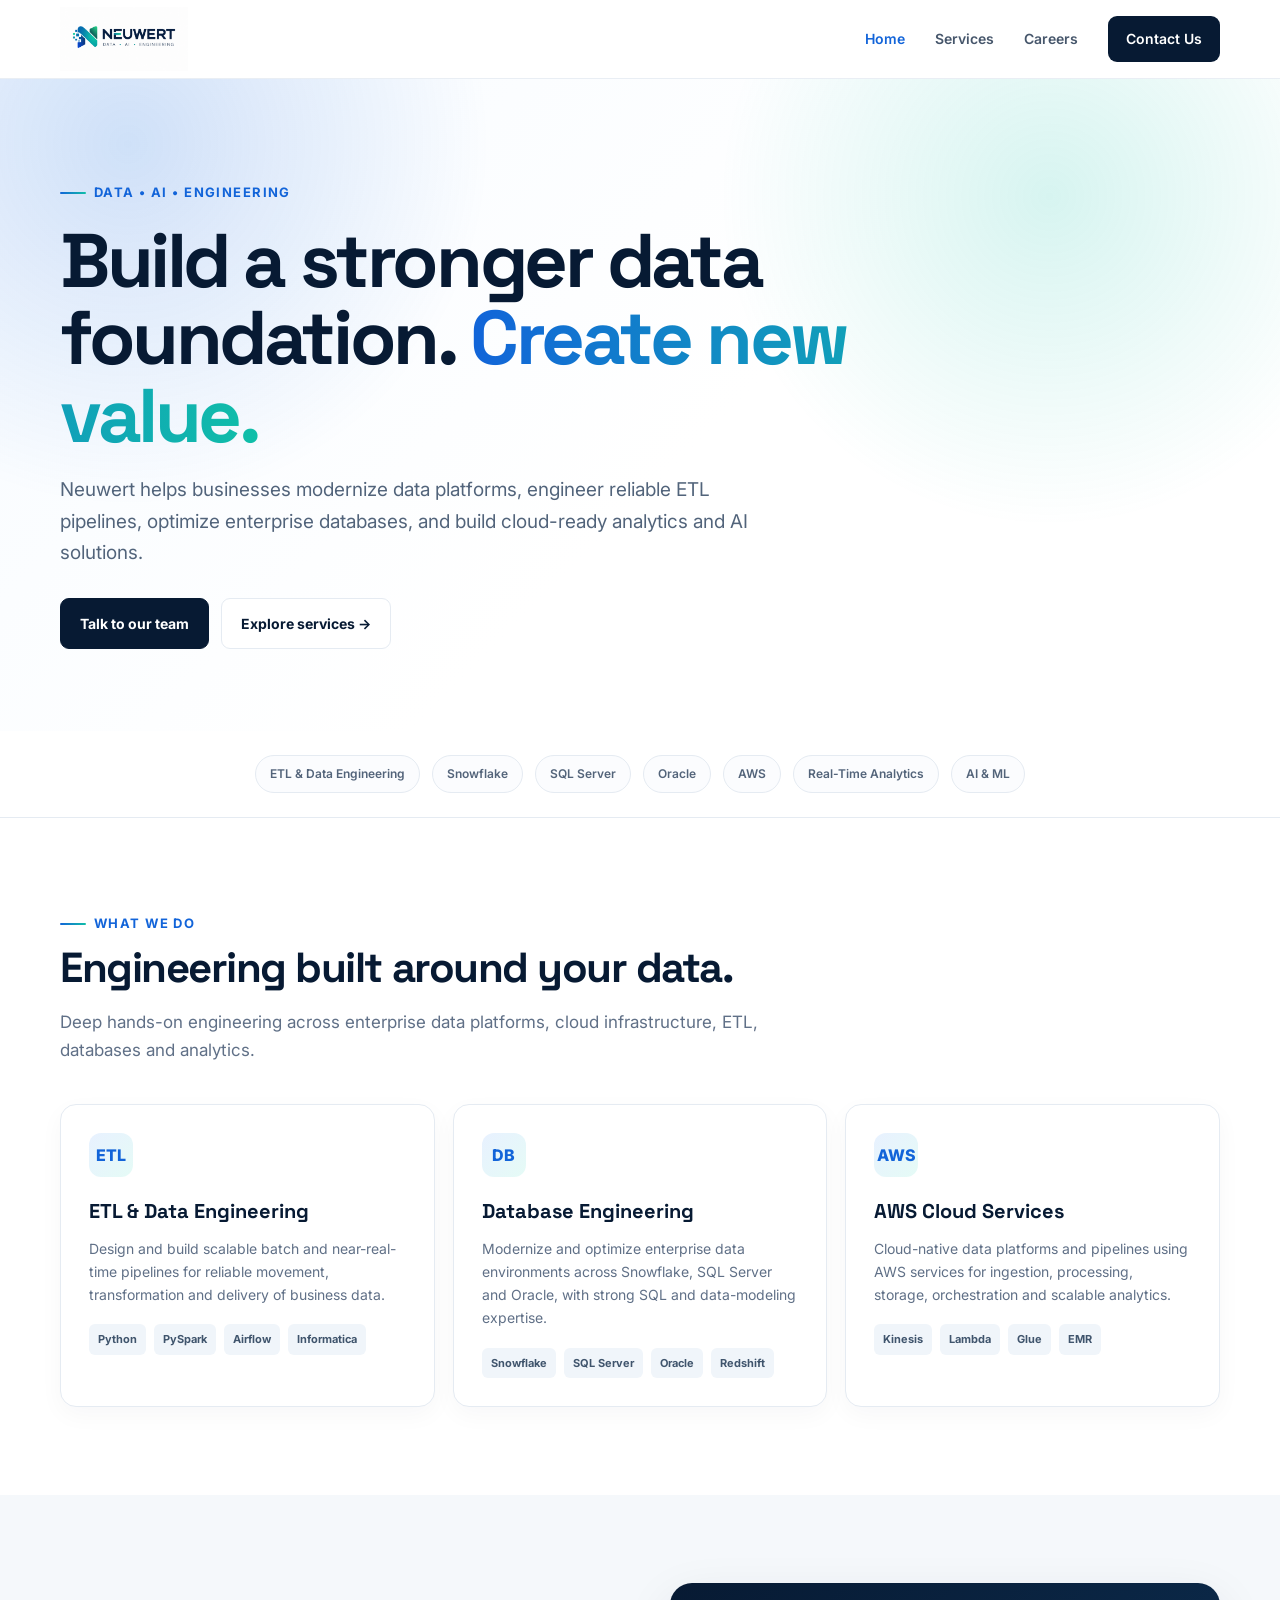
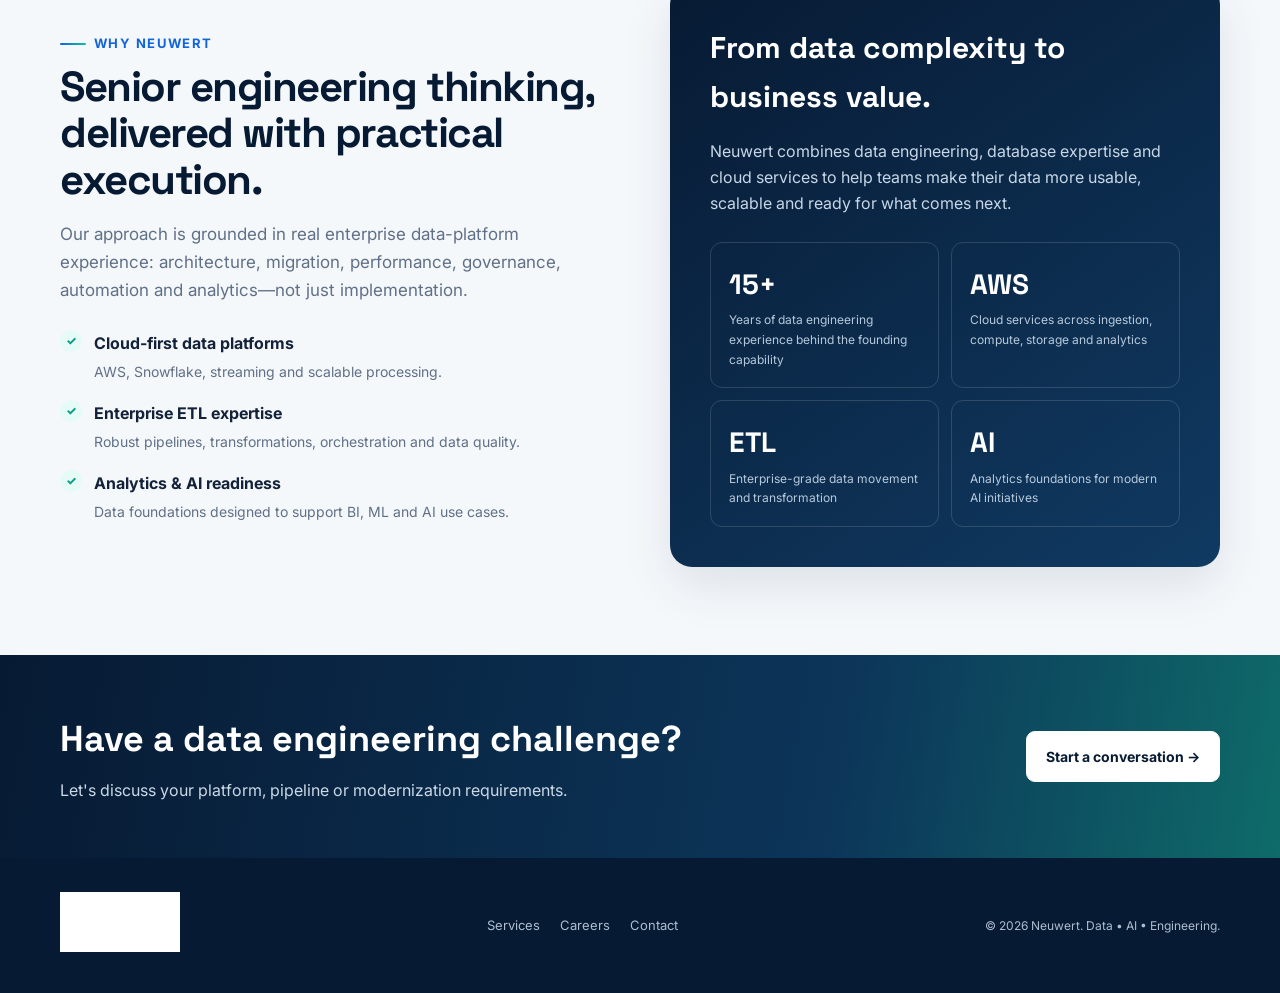
<file: index.html>
<!doctype html><html lang="en"><head><meta charset="utf-8"><meta name="viewport" content="width=device-width,initial-scale=1"><title>Neuwert | Data • AI • Engineering</title><meta name="description" content="Neuwert delivers data engineering, ETL, database, AWS cloud, analytics and AI engineering solutions."><link rel="stylesheet" href="styles.css"></head><body>
<nav class="nav"><div class="container nav-inner"><a class="brand" href="index.html"><img src="assets/neuwert-logo.png" alt="Neuwert"></a><div class="links"><a class="active" href="index.html">Home</a><a href="services.html">Services</a><a href="careers.html">Careers</a><a class="cta" href="contact.html">Contact Us</a></div><button class="mobile-btn" aria-label="Menu" onclick="document.querySelector('.links').style.display=document.querySelector('.links').style.display==='flex'?'none':'flex'">☰</button></div></nav>
<header class="hero"><div class="container"><div class="eyebrow">Data • AI • Engineering</div><h1>Build a stronger data foundation. <span class="gradient">Create new value.</span></h1><p>Neuwert helps businesses modernize data platforms, engineer reliable ETL pipelines, optimize enterprise databases, and build cloud-ready analytics and AI solutions.</p><div class="buttons"><a class="btn btn-primary" href="contact.html">Talk to our team</a><a class="btn btn-secondary" href="services.html">Explore services →</a></div></div></header>
<section class="trust"><div class="container trust-row"><span class="pill">ETL & Data Engineering</span><span class="pill">Snowflake</span><span class="pill">SQL Server</span><span class="pill">Oracle</span><span class="pill">AWS</span><span class="pill">Real-Time Analytics</span><span class="pill">AI & ML</span></div></section>
<section class="section"><div class="container"><div class="section-head"><div class="eyebrow">What we do</div><h2>Engineering built around your data.</h2><p>Deep hands-on engineering across enterprise data platforms, cloud infrastructure, ETL, databases and analytics.</p></div><div class="grid">
<div class="card"><div class="icon">ETL</div><h3>ETL & Data Engineering</h3><p>Design and build scalable batch and near-real-time pipelines for reliable movement, transformation and delivery of business data.</p><div class="tech-row"><span class="tech">Python</span><span class="tech">PySpark</span><span class="tech">Airflow</span><span class="tech">Informatica</span></div></div>
<div class="card"><div class="icon">DB</div><h3>Database Engineering</h3><p>Modernize and optimize enterprise data environments across Snowflake, SQL Server and Oracle, with strong SQL and data-modeling expertise.</p><div class="tech-row"><span class="tech">Snowflake</span><span class="tech">SQL Server</span><span class="tech">Oracle</span><span class="tech">Redshift</span></div></div>
<div class="card"><div class="icon">AWS</div><h3>AWS Cloud Services</h3><p>Cloud-native data platforms and pipelines using AWS services for ingestion, processing, storage, orchestration and scalable analytics.</p><div class="tech-row"><span class="tech">Kinesis</span><span class="tech">Lambda</span><span class="tech">Glue</span><span class="tech">EMR</span></div></div>
</div></div></section>
<section class="section soft"><div class="container split"><div><div class="eyebrow">Why Neuwert</div><h2>Senior engineering thinking, delivered with practical execution.</h2><p style="color:var(--muted);font-size:17px">Our approach is grounded in real enterprise data-platform experience: architecture, migration, performance, governance, automation and analytics—not just implementation.</p><div class="checklist"><div class="check"><i>✓</i><div><b>Cloud-first data platforms</b><span>AWS, Snowflake, streaming and scalable processing.</span></div></div><div class="check"><i>✓</i><div><b>Enterprise ETL expertise</b><span>Robust pipelines, transformations, orchestration and data quality.</span></div></div><div class="check"><i>✓</i><div><b>Analytics & AI readiness</b><span>Data foundations designed to support BI, ML and AI use cases.</span></div></div></div></div><div class="panel"><h3>From data complexity to business value.</h3><p>Neuwert combines data engineering, database expertise and cloud services to help teams make their data more usable, scalable and ready for what comes next.</p><div class="metric-grid"><div class="metric"><b>15+</b><span>Years of data engineering experience behind the founding capability</span></div><div class="metric"><b>AWS</b><span>Cloud services across ingestion, compute, storage and analytics</span></div><div class="metric"><b>ETL</b><span>Enterprise-grade data movement and transformation</span></div><div class="metric"><b>AI</b><span>Analytics foundations for modern AI initiatives</span></div></div></div></div></section>
<section class="banner"><div class="container banner-inner"><div><h2>Have a data engineering challenge?</h2><p>Let's discuss your platform, pipeline or modernization requirements.</p></div><a class="btn" href="contact.html">Start a conversation →</a></div></section>
<footer><div class="container footer-inner"><a class="footer-brand" href="index.html"><img src="assets/neuwert-logo.png" alt="Neuwert"></a><div class="footer-links"><a href="services.html">Services</a><a href="careers.html">Careers</a><a href="contact.html">Contact</a></div><div class="copyright">© 2026 Neuwert. Data • AI • Engineering.</div></div></footer></body></html>
</file>
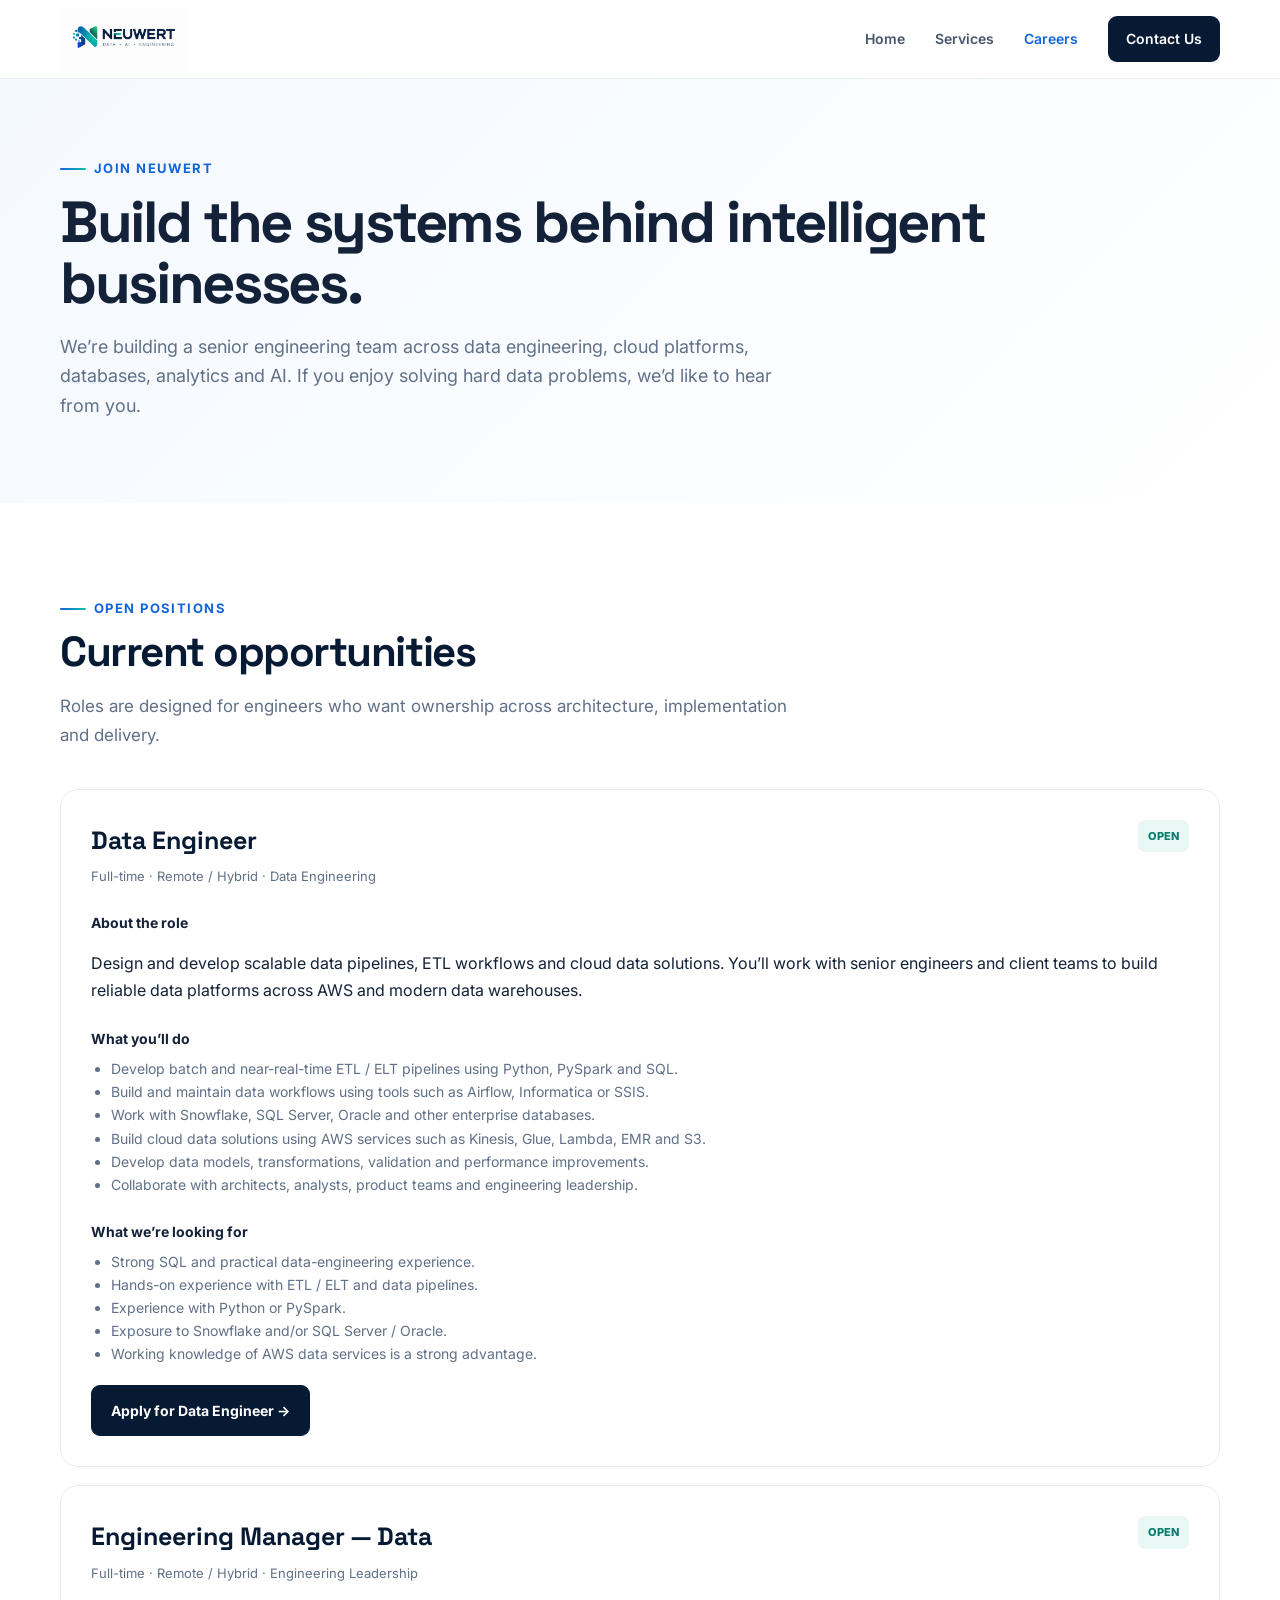
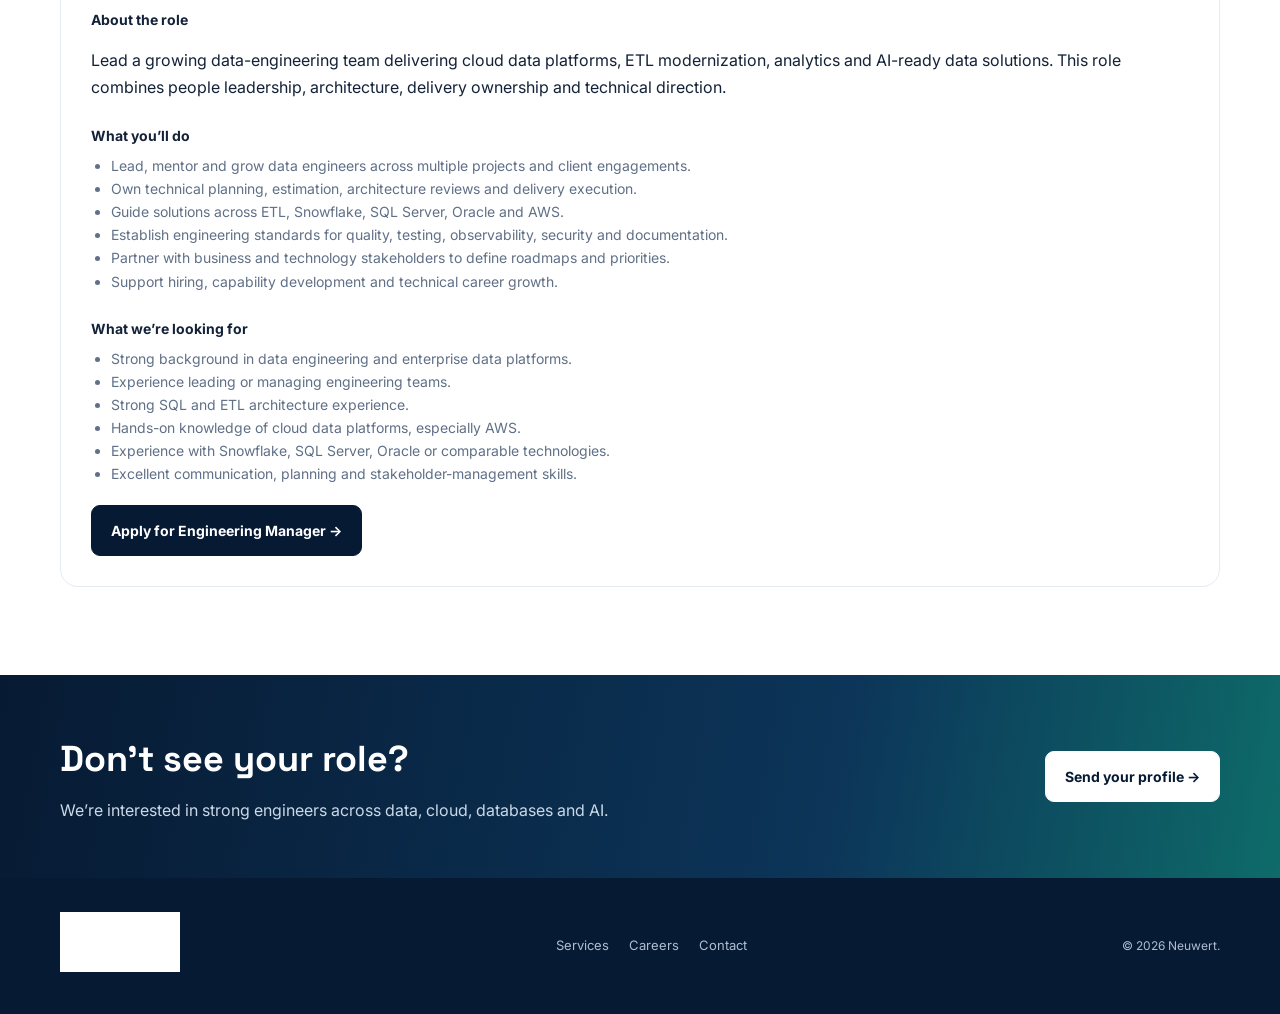
<file: careers.html>
<!doctype html><html lang="en"><head><meta charset="utf-8"><meta name="viewport" content="width=device-width,initial-scale=1"><title>Careers | Neuwert</title><meta name="description" content="Careers at Neuwert: Data Engineer and Engineering Manager opportunities."><link rel="stylesheet" href="styles.css"></head><body>
<nav class="nav"><div class="container nav-inner"><a class="brand" href="index.html"><img src="assets/neuwert-logo.png" alt="Neuwert"></a><div class="links"><a href="index.html">Home</a><a href="services.html">Services</a><a class="active" href="careers.html">Careers</a><a class="cta" href="contact.html">Contact Us</a></div><button class="mobile-btn" aria-label="Menu">☰</button></div></nav>
<header class="page-hero"><div class="container"><div class="eyebrow">Join Neuwert</div><h1>Build the systems behind intelligent businesses.</h1><p>We’re building a senior engineering team across data engineering, cloud platforms, databases, analytics and AI. If you enjoy solving hard data problems, we’d like to hear from you.</p></div></header>
<section class="section"><div class="container"><div class="section-head"><div class="eyebrow">Open positions</div><h2>Current opportunities</h2><p>Roles are designed for engineers who want ownership across architecture, implementation and delivery.</p></div><div class="jobs">
<article class="job"><div class="job-top"><div><h3>Data Engineer</h3><div class="job-meta">Full-time · Remote / Hybrid · Data Engineering</div></div><span class="job-tag">OPEN</span></div><h4>About the role</h4><p>Design and develop scalable data pipelines, ETL workflows and cloud data solutions. You’ll work with senior engineers and client teams to build reliable data platforms across AWS and modern data warehouses.</p><h4>What you’ll do</h4><ul><li>Develop batch and near-real-time ETL / ELT pipelines using Python, PySpark and SQL.</li><li>Build and maintain data workflows using tools such as Airflow, Informatica or SSIS.</li><li>Work with Snowflake, SQL Server, Oracle and other enterprise databases.</li><li>Build cloud data solutions using AWS services such as Kinesis, Glue, Lambda, EMR and S3.</li><li>Develop data models, transformations, validation and performance improvements.</li><li>Collaborate with architects, analysts, product teams and engineering leadership.</li></ul><h4>What we’re looking for</h4><ul><li>Strong SQL and practical data-engineering experience.</li><li>Hands-on experience with ETL / ELT and data pipelines.</li><li>Experience with Python or PySpark.</li><li>Exposure to Snowflake and/or SQL Server / Oracle.</li><li>Working knowledge of AWS data services is a strong advantage.</li></ul><div class="apply"><a class="btn btn-primary" href="mailto:gurpreet040888@gmail.com?subject=Application%20-%20Data%20Engineer">Apply for Data Engineer →</a></div></article>
<article class="job"><div class="job-top"><div><h3>Engineering Manager — Data</h3><div class="job-meta">Full-time · Remote / Hybrid · Engineering Leadership</div></div><span class="job-tag">OPEN</span></div><h4>About the role</h4><p>Lead a growing data-engineering team delivering cloud data platforms, ETL modernization, analytics and AI-ready data solutions. This role combines people leadership, architecture, delivery ownership and technical direction.</p><h4>What you’ll do</h4><ul><li>Lead, mentor and grow data engineers across multiple projects and client engagements.</li><li>Own technical planning, estimation, architecture reviews and delivery execution.</li><li>Guide solutions across ETL, Snowflake, SQL Server, Oracle and AWS.</li><li>Establish engineering standards for quality, testing, observability, security and documentation.</li><li>Partner with business and technology stakeholders to define roadmaps and priorities.</li><li>Support hiring, capability development and technical career growth.</li></ul><h4>What we’re looking for</h4><ul><li>Strong background in data engineering and enterprise data platforms.</li><li>Experience leading or managing engineering teams.</li><li>Strong SQL and ETL architecture experience.</li><li>Hands-on knowledge of cloud data platforms, especially AWS.</li><li>Experience with Snowflake, SQL Server, Oracle or comparable technologies.</li><li>Excellent communication, planning and stakeholder-management skills.</li></ul><div class="apply"><a class="btn btn-primary" href="mailto:gurpreet040888@gmail.com?subject=Application%20-%20Engineering%20Manager%20Data">Apply for Engineering Manager →</a></div></article>
</div></div></section>
<section class="banner"><div class="container banner-inner"><div><h2>Don’t see your role?</h2><p>We’re interested in strong engineers across data, cloud, databases and AI.</p></div><a class="btn" href="mailto:gurpreet040888@gmail.com?subject=Neuwert%20Career%20Enquiry">Send your profile →</a></div></section>
<footer><div class="container footer-inner"><a class="footer-brand" href="index.html"><img src="assets/neuwert-logo.png" alt="Neuwert"></a><div class="footer-links"><a href="services.html">Services</a><a href="careers.html">Careers</a><a href="contact.html">Contact</a></div><div class="copyright">© 2026 Neuwert.</div></div></footer></body></html>
</file>
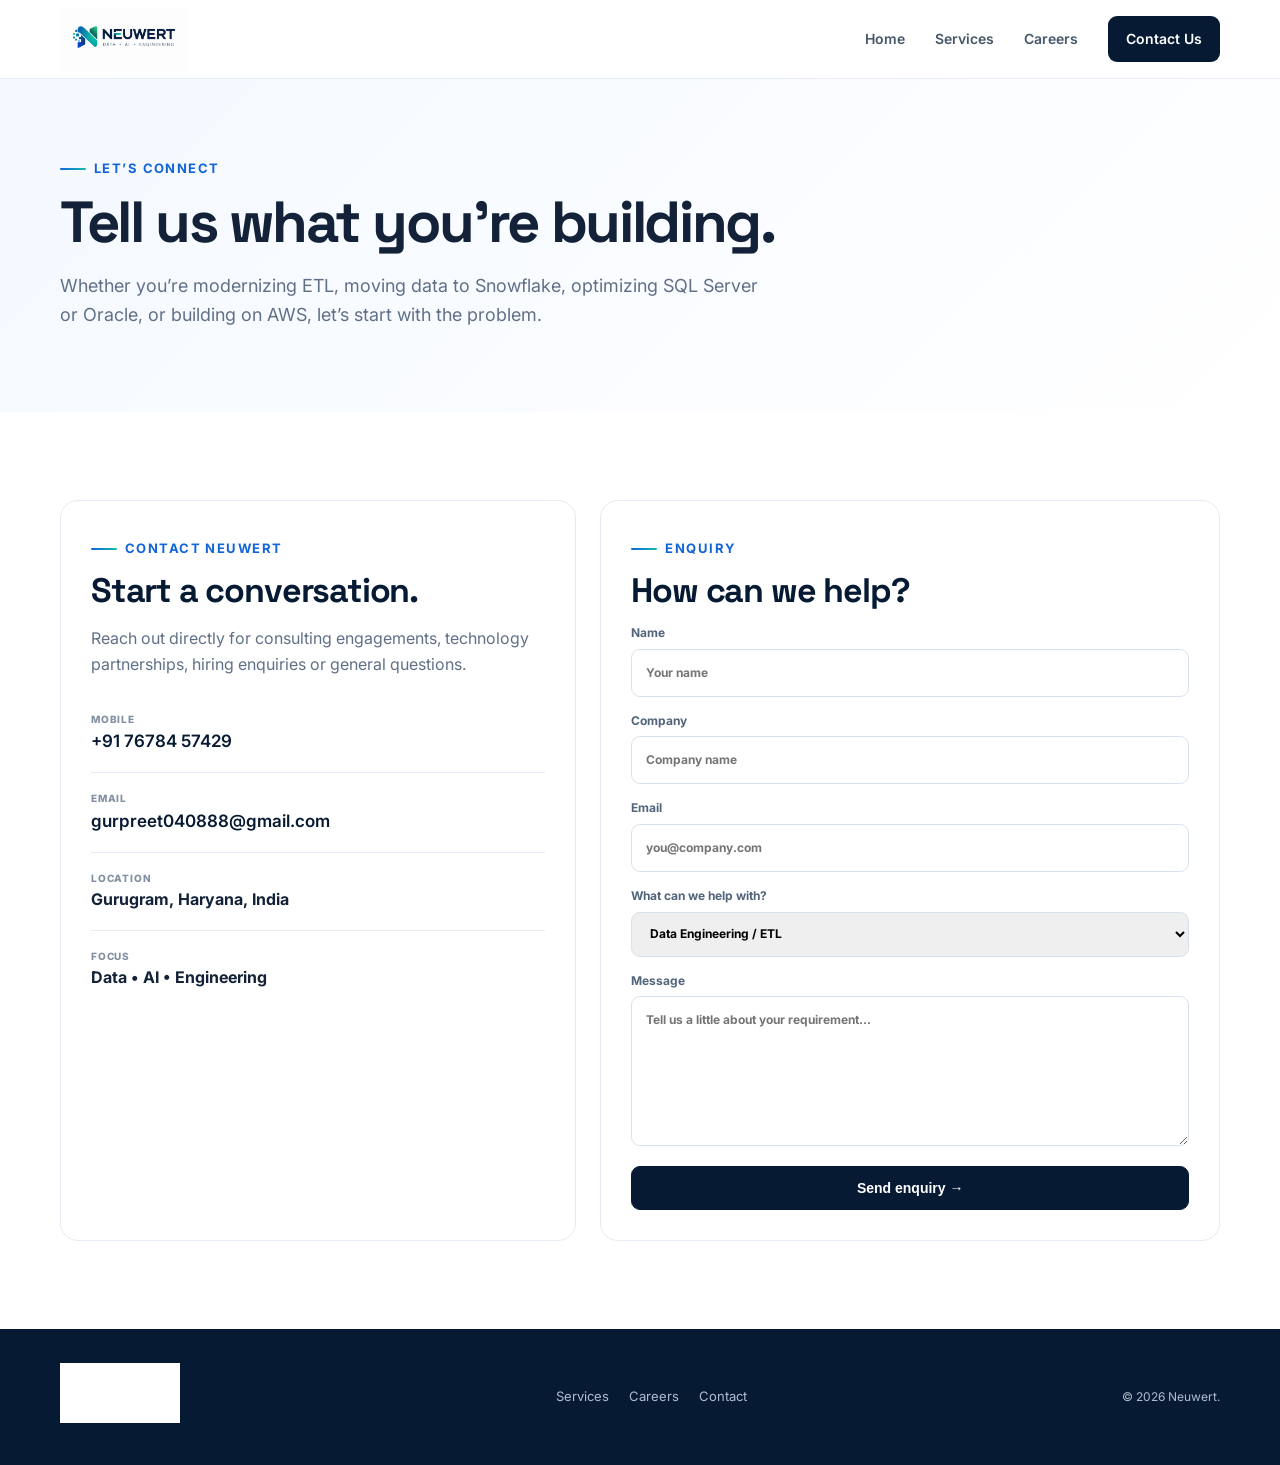
<file: contact.html>
<!doctype html><html lang="en"><head><meta charset="utf-8"><meta name="viewport" content="width=device-width,initial-scale=1"><title>Contact Us | Neuwert</title><meta name="description" content="Contact Neuwert for data engineering, ETL, database, AWS cloud, analytics and AI engineering services."><link rel="stylesheet" href="styles.css"></head><body>
<nav class="nav"><div class="container nav-inner"><a class="brand" href="index.html"><img src="assets/neuwert-logo.png" alt="Neuwert"></a><div class="links"><a href="index.html">Home</a><a href="services.html">Services</a><a href="careers.html">Careers</a><a class="cta active" href="contact.html">Contact Us</a></div><button class="mobile-btn" aria-label="Menu">☰</button></div></nav>
<header class="page-hero"><div class="container"><div class="eyebrow">Let’s connect</div><h1>Tell us what you’re building.</h1><p>Whether you’re modernizing ETL, moving data to Snowflake, optimizing SQL Server or Oracle, or building on AWS, let’s start with the problem.</p></div></header>
<section class="section"><div class="container contact-grid"><div class="contact-card"><div class="eyebrow">Contact Neuwert</div><h2 style="font-size:34px;margin-top:12px">Start a conversation.</h2><p style="color:var(--muted)">Reach out directly for consulting engagements, technology partnerships, hiring enquiries or general questions.</p><div class="contact-item"><small>Mobile</small><a href="tel:+917678457429">+91 76784 57429</a></div><div class="contact-item"><small>Email</small><a href="mailto:gurpreet040888@gmail.com">gurpreet040888@gmail.com</a></div><div class="contact-item"><small>Location</small><strong>Gurugram, Haryana, India</strong></div><div class="contact-item"><small>Focus</small><strong>Data • AI • Engineering</strong></div></div>
<div class="contact-card"><div class="eyebrow">Enquiry</div><h2 style="font-size:34px;margin-top:12px">How can we help?</h2><form class="form" onsubmit="event.preventDefault();window.location.href='mailto:gurpreet040888@gmail.com?subject='+encodeURIComponent(document.getElementById('subject').value||'Neuwert enquiry')+'&body='+encodeURIComponent('Name: '+document.getElementById('name').value+'\nCompany: '+document.getElementById('company').value+'\nEmail: '+document.getElementById('email').value+'\n\n'+document.getElementById('message').value)"><label>Name<input id="name" required placeholder="Your name"></label><label>Company<input id="company" placeholder="Company name"></label><label>Email<input id="email" type="email" required placeholder="you@company.com"></label><label>What can we help with?<select id="subject"><option>Data Engineering / ETL</option><option>Snowflake / Database Engineering</option><option>AWS Cloud Services</option><option>Real-Time Data / Analytics</option><option>AI / ML Data Engineering</option><option>Careers / Hiring</option><option>Other enquiry</option></select></label><label>Message<textarea id="message" required placeholder="Tell us a little about your requirement..."></textarea></label><button class="btn btn-primary" type="submit">Send enquiry →</button></form></div></div></section>
<footer><div class="container footer-inner"><a class="footer-brand" href="index.html"><img src="assets/neuwert-logo.png" alt="Neuwert"></a><div class="footer-links"><a href="services.html">Services</a><a href="careers.html">Careers</a><a href="contact.html">Contact</a></div><div class="copyright">© 2026 Neuwert.</div></div></footer></body></html>
</file>
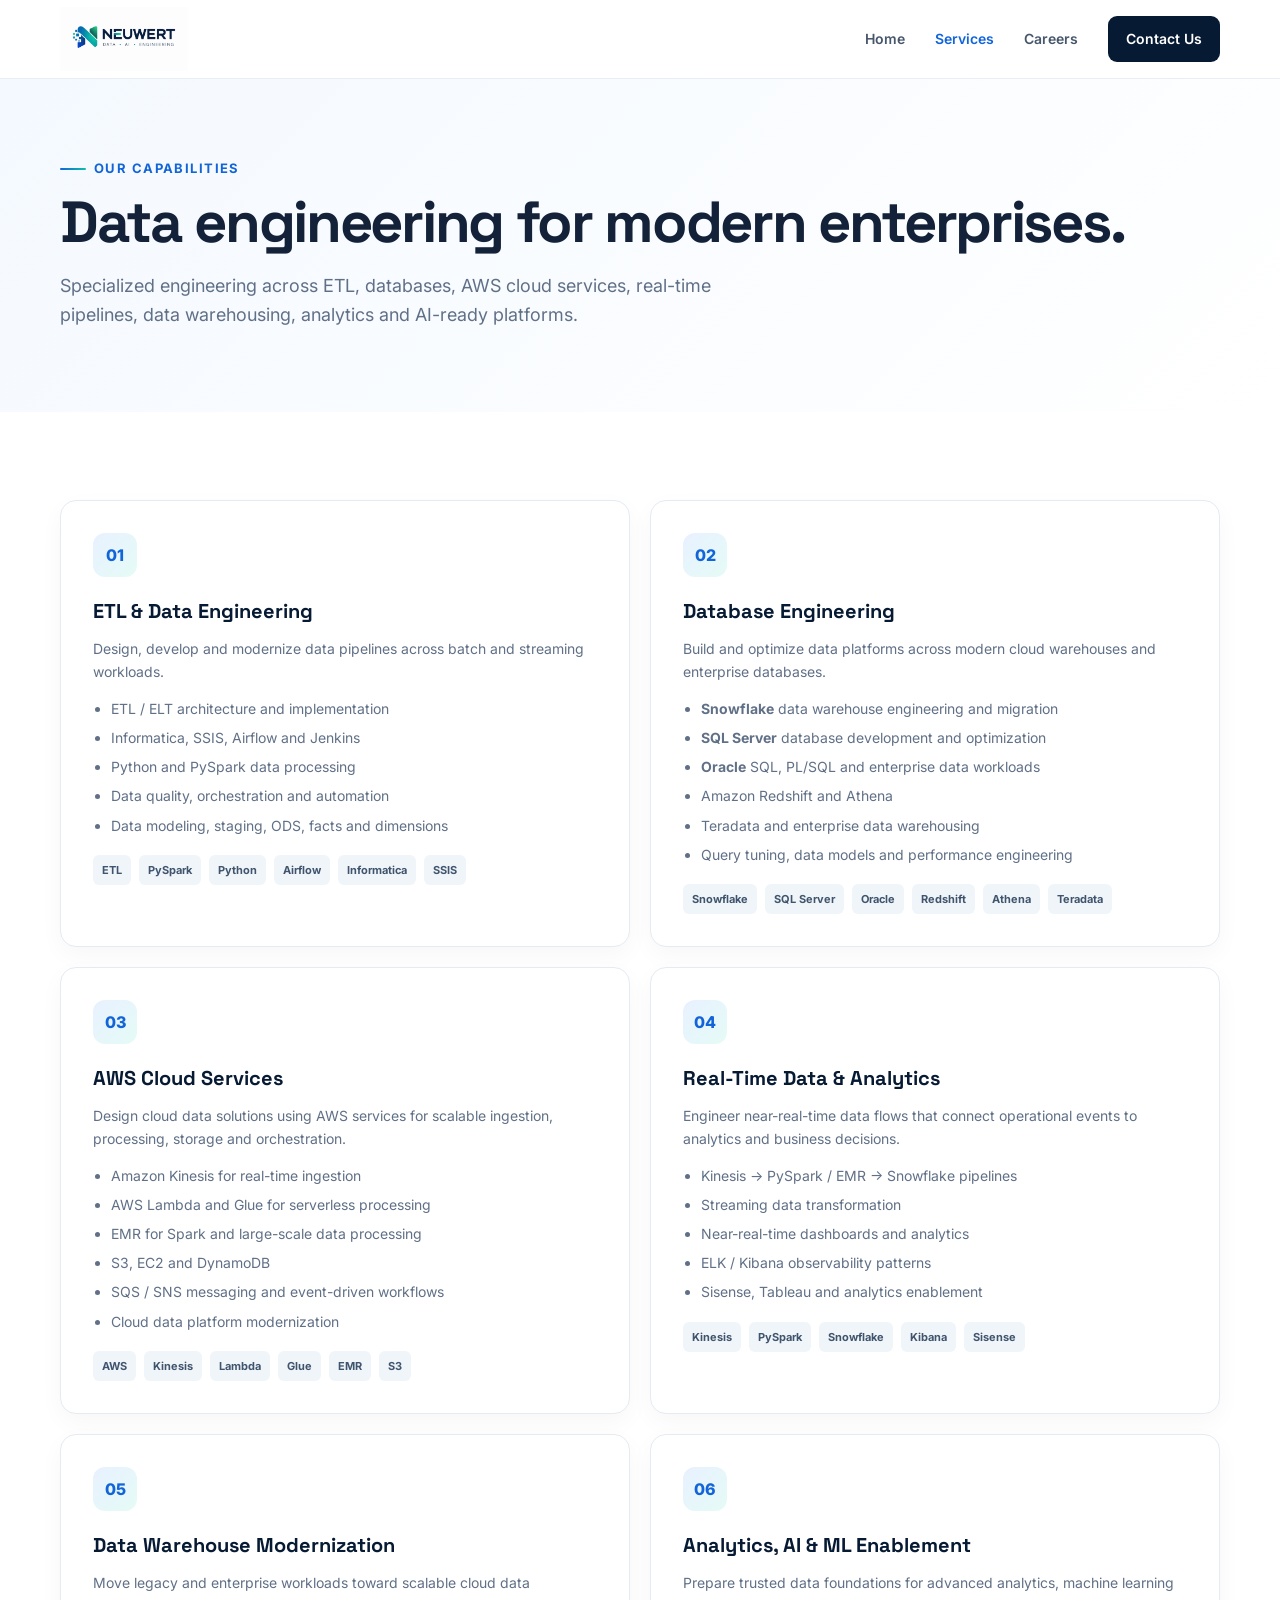
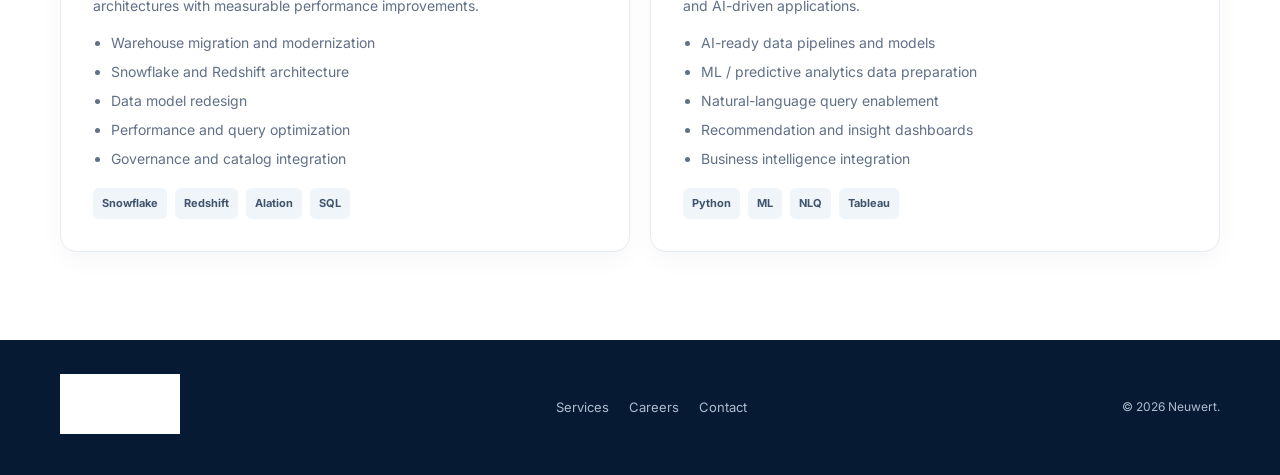
<file: services.html>
<!doctype html><html lang="en"><head><meta charset="utf-8"><meta name="viewport" content="width=device-width,initial-scale=1"><title>Services | Neuwert</title><meta name="description" content="Neuwert services: ETL and data engineering, Snowflake, SQL Server, Oracle, AWS cloud services, real-time data and analytics."><link rel="stylesheet" href="styles.css"></head><body>
<nav class="nav"><div class="container nav-inner"><a class="brand" href="index.html"><img src="assets/neuwert-logo.png" alt="Neuwert"></a><div class="links"><a href="index.html">Home</a><a class="active" href="services.html">Services</a><a href="careers.html">Careers</a><a class="cta" href="contact.html">Contact Us</a></div><button class="mobile-btn" aria-label="Menu">☰</button></div></nav>
<header class="page-hero"><div class="container"><div class="eyebrow">Our capabilities</div><h1>Data engineering for modern enterprises.</h1><p>Specialized engineering across ETL, databases, AWS cloud services, real-time pipelines, data warehousing, analytics and AI-ready platforms.</p></div></header>
<section class="section"><div class="container"><div class="service-detail">
<div class="card"><div class="icon">01</div><h3>ETL & Data Engineering</h3><p>Design, develop and modernize data pipelines across batch and streaming workloads.</p><ul><li>ETL / ELT architecture and implementation</li><li>Informatica, SSIS, Airflow and Jenkins</li><li>Python and PySpark data processing</li><li>Data quality, orchestration and automation</li><li>Data modeling, staging, ODS, facts and dimensions</li></ul><div class="tech-row"><span class="tech">ETL</span><span class="tech">PySpark</span><span class="tech">Python</span><span class="tech">Airflow</span><span class="tech">Informatica</span><span class="tech">SSIS</span></div></div>
<div class="card"><div class="icon">02</div><h3>Database Engineering</h3><p>Build and optimize data platforms across modern cloud warehouses and enterprise databases.</p><ul><li><strong>Snowflake</strong> data warehouse engineering and migration</li><li><strong>SQL Server</strong> database development and optimization</li><li><strong>Oracle</strong> SQL, PL/SQL and enterprise data workloads</li><li>Amazon Redshift and Athena</li><li>Teradata and enterprise data warehousing</li><li>Query tuning, data models and performance engineering</li></ul><div class="tech-row"><span class="tech">Snowflake</span><span class="tech">SQL Server</span><span class="tech">Oracle</span><span class="tech">Redshift</span><span class="tech">Athena</span><span class="tech">Teradata</span></div></div>
<div class="card"><div class="icon">03</div><h3>AWS Cloud Services</h3><p>Design cloud data solutions using AWS services for scalable ingestion, processing, storage and orchestration.</p><ul><li>Amazon Kinesis for real-time ingestion</li><li>AWS Lambda and Glue for serverless processing</li><li>EMR for Spark and large-scale data processing</li><li>S3, EC2 and DynamoDB</li><li>SQS / SNS messaging and event-driven workflows</li><li>Cloud data platform modernization</li></ul><div class="tech-row"><span class="tech">AWS</span><span class="tech">Kinesis</span><span class="tech">Lambda</span><span class="tech">Glue</span><span class="tech">EMR</span><span class="tech">S3</span></div></div>
<div class="card"><div class="icon">04</div><h3>Real-Time Data & Analytics</h3><p>Engineer near-real-time data flows that connect operational events to analytics and business decisions.</p><ul><li>Kinesis → PySpark / EMR → Snowflake pipelines</li><li>Streaming data transformation</li><li>Near-real-time dashboards and analytics</li><li>ELK / Kibana observability patterns</li><li>Sisense, Tableau and analytics enablement</li></ul><div class="tech-row"><span class="tech">Kinesis</span><span class="tech">PySpark</span><span class="tech">Snowflake</span><span class="tech">Kibana</span><span class="tech">Sisense</span></div></div>
<div class="card"><div class="icon">05</div><h3>Data Warehouse Modernization</h3><p>Move legacy and enterprise workloads toward scalable cloud data architectures with measurable performance improvements.</p><ul><li>Warehouse migration and modernization</li><li>Snowflake and Redshift architecture</li><li>Data model redesign</li><li>Performance and query optimization</li><li>Governance and catalog integration</li></ul><div class="tech-row"><span class="tech">Snowflake</span><span class="tech">Redshift</span><span class="tech">Alation</span><span class="tech">SQL</span></div></div>
<div class="card"><div class="icon">06</div><h3>Analytics, AI & ML Enablement</h3><p>Prepare trusted data foundations for advanced analytics, machine learning and AI-driven applications.</p><ul><li>AI-ready data pipelines and models</li><li>ML / predictive analytics data preparation</li><li>Natural-language query enablement</li><li>Recommendation and insight dashboards</li><li>Business intelligence integration</li></ul><div class="tech-row"><span class="tech">Python</span><span class="tech">ML</span><span class="tech">NLQ</span><span class="tech">Tableau</span></div></div>
</div></div></section>
<footer><div class="container footer-inner"><a class="footer-brand" href="index.html"><img src="assets/neuwert-logo.png" alt="Neuwert"></a><div class="footer-links"><a href="services.html">Services</a><a href="careers.html">Careers</a><a href="contact.html">Contact</a></div><div class="copyright">© 2026 Neuwert.</div></div></footer></body></html>
</file>
<file: styles.css>
@import url('https://fonts.googleapis.com/css2?family=Inter:wght@400;500;600;700&family=Space+Grotesk:wght@500;600;700&display=swap');
:root{--navy:#071a33;--navy2:#0b2a4a;--blue:#1264d9;--teal:#10bfa8;--green:#23b66f;--ink:#132238;--muted:#607087;--line:#e5ebf2;--soft:#f5f8fb;--white:#fff;--shadow:0 18px 50px rgba(8,31,57,.10)}
*{box-sizing:border-box}html{scroll-behavior:smooth}body{margin:0;font-family:Inter,system-ui,sans-serif;color:var(--ink);background:#fff;line-height:1.65}a{color:inherit;text-decoration:none}.container{width:min(1160px,92%);margin:auto}.nav{position:sticky;top:0;z-index:50;background:rgba(255,255,255,.94);backdrop-filter:blur(12px);border-bottom:1px solid rgba(229,235,242,.85)}.nav-inner{height:78px;display:flex;align-items:center;justify-content:space-between}.brand{display:flex;align-items:center;gap:12px}.brand img{width:128px;height:auto;display:block}.links{display:flex;gap:30px;align-items:center;font-size:14px;font-weight:600;color:#46566b}.links a:hover,.links a.active{color:var(--blue)}.cta{padding:11px 18px;border-radius:9px;background:var(--navy);color:#fff!important}.mobile-btn{display:none;border:0;background:none;font-size:24px}
.hero{background:radial-gradient(circle at 82% 18%,rgba(16,191,168,.17),transparent 28%),radial-gradient(circle at 10% 10%,rgba(18,100,217,.18),transparent 28%),linear-gradient(135deg,#f7fbff 0%,#fff 55%);padding:96px 0 82px}.eyebrow{display:inline-flex;align-items:center;gap:8px;color:var(--blue);font-size:13px;font-weight:700;letter-spacing:.11em;text-transform:uppercase}.eyebrow:before{content:'';width:26px;height:2px;background:linear-gradient(90deg,var(--blue),var(--teal));border-radius:2px}.hero h1{font-family:'Space Grotesk',sans-serif;font-size:clamp(44px,6vw,76px);line-height:1.02;letter-spacing:-.045em;margin:18px 0 20px;max-width:820px;color:var(--navy)}.gradient{background:linear-gradient(90deg,var(--blue),var(--teal));-webkit-background-clip:text;background-clip:text;color:transparent}.hero p{font-size:19px;color:#52647b;max-width:710px;margin:0 0 30px}.buttons{display:flex;gap:12px;flex-wrap:wrap}.btn{display:inline-flex;align-items:center;justify-content:center;padding:13px 19px;border-radius:9px;font-weight:700;font-size:14px;border:1px solid var(--line)}.btn-primary{background:var(--navy);color:#fff;border-color:var(--navy)}.btn-secondary{background:#fff;color:var(--navy)}
.trust{padding:24px 0;border-bottom:1px solid var(--line);background:#fff}.trust-row{display:flex;gap:12px;flex-wrap:wrap;justify-content:center}.pill{padding:8px 14px;border:1px solid var(--line);border-radius:999px;color:#53647a;background:#fbfcfe;font-size:12px;font-weight:600}
.section{padding:88px 0}.section.soft{background:var(--soft)}.section-head{max-width:740px;margin-bottom:40px}.section h2{font-family:'Space Grotesk';font-size:42px;line-height:1.1;letter-spacing:-.035em;color:var(--navy);margin:10px 0 14px}.section-head p{color:var(--muted);font-size:17px}.grid{display:grid;grid-template-columns:repeat(3,1fr);gap:18px}.card{background:#fff;border:1px solid var(--line);border-radius:16px;padding:28px;box-shadow:0 8px 25px rgba(8,31,57,.035)}.card:hover{box-shadow:var(--shadow);transform:translateY(-2px);transition:.2s}.icon{width:44px;height:44px;border-radius:12px;display:grid;place-items:center;background:linear-gradient(135deg,#e8f1ff,#e5fbf6);color:var(--blue);font-weight:800;margin-bottom:18px}.card h3{font-family:'Space Grotesk';font-size:20px;margin:0 0 9px;color:var(--navy)}.card p{font-size:14px;color:var(--muted);margin:0}.card ul{padding-left:18px;color:var(--muted);font-size:14px}.card li{margin:6px 0}
.split{display:grid;grid-template-columns:1fr 1fr;gap:60px;align-items:center}.panel{border-radius:22px;background:linear-gradient(145deg,#071a33,#103a62);color:#fff;padding:40px;box-shadow:var(--shadow)}.panel h3{font-family:'Space Grotesk';font-size:30px;margin:0 0 12px}.panel p{color:#c8d7e7}.metric-grid{display:grid;grid-template-columns:repeat(2,1fr);gap:12px;margin-top:25px}.metric{border:1px solid rgba(255,255,255,.14);border-radius:12px;padding:18px}.metric b{font-family:'Space Grotesk';font-size:28px}.metric span{display:block;font-size:12px;color:#b7c9dc;margin-top:3px}.checklist{display:grid;gap:15px;margin-top:26px}.check{display:flex;gap:12px}.check i{width:22px;height:22px;border-radius:50%;background:#e6fbf5;color:#0b9d87;font-style:normal;display:grid;place-items:center;font-weight:800;font-size:12px;flex:none}.check b{display:block;margin-bottom:2px}.check span{font-size:14px;color:var(--muted)}
.banner{padding:55px 0;background:linear-gradient(100deg,#071a33,#0c3559 65%,#0e6b69);color:#fff}.banner-inner{display:flex;justify-content:space-between;align-items:center;gap:30px}.banner h2{font-family:'Space Grotesk';font-size:36px;margin:0 0 7px}.banner p{margin:0;color:#cbd9e7}.banner .btn{background:#fff;color:var(--navy);border-color:#fff;white-space:nowrap}
.page-hero{padding:72px 0 64px;background:linear-gradient(135deg,#f4f9ff,#fff)}.page-hero h1{font-family:'Space Grotesk';font-size:58px;line-height:1.05;letter-spacing:-.04em;margin:12px 0}.page-hero p{max-width:720px;color:var(--muted);font-size:18px}.service-detail{display:grid;grid-template-columns:repeat(2,1fr);gap:20px}.service-detail .card{padding:32px}.tech-row{display:flex;flex-wrap:wrap;gap:8px;margin-top:18px}.tech{font-size:11px;padding:6px 9px;border-radius:6px;background:#f0f5fa;color:#40556d;font-weight:700}
.jobs{display:grid;gap:18px}.job{border:1px solid var(--line);border-radius:18px;padding:30px;background:#fff}.job-top{display:flex;justify-content:space-between;gap:20px;align-items:flex-start}.job h3{font-family:'Space Grotesk';font-size:25px;margin:0 0 5px;color:var(--navy)}.job-meta{font-size:13px;color:var(--muted)}.job-tag{padding:7px 10px;border-radius:7px;background:#eaf8f5;color:#087d6e;font-size:11px;font-weight:800;white-space:nowrap}.job h4{font-size:14px;margin:24px 0 7px}.job ul{margin:7px 0;padding-left:20px;color:var(--muted);font-size:14px}.apply{margin-top:20px}
.contact-grid{display:grid;grid-template-columns:1fr 1.2fr;gap:24px}.contact-card{border:1px solid var(--line);border-radius:18px;padding:30px;background:#fff}.contact-item{padding:17px 0;border-bottom:1px solid var(--line)}.contact-item:last-child{border-bottom:0}.contact-item small{display:block;text-transform:uppercase;letter-spacing:.08em;color:#8290a2;font-size:10px;font-weight:800}.contact-item a{font-size:17px;font-weight:600;color:var(--navy)}.form{display:grid;gap:14px}.form label{font-size:12px;font-weight:700;color:#52647b}.form input,.form textarea,.form select{width:100%;margin-top:6px;padding:13px 14px;border:1px solid #d9e2ec;border-radius:9px;font:inherit;outline:none}.form textarea{min-height:150px;resize:vertical}.form input:focus,.form textarea:focus,.form select:focus{border-color:#76a9eb;box-shadow:0 0 0 3px #eaf2ff}
footer{padding:34px 0;background:#071a33;color:#aebed0}.footer-inner{display:flex;justify-content:space-between;gap:20px;align-items:center}.footer-brand img{width:120px;filter:brightness(0) invert(1)}.footer-links{display:flex;gap:20px;font-size:13px}.footer-links a:hover{color:#fff}.copyright{font-size:12px}
@media(max-width:850px){.links{display:none}.mobile-btn{display:block}.grid,.service-detail,.split,.contact-grid{grid-template-columns:1fr}.hero{padding:72px 0}.section{padding:65px 0}.page-hero h1{font-size:45px}.banner-inner,.footer-inner{display:block}.banner .btn{margin-top:20px}.footer-links{margin:20px 0}.job-top{display:block}.job-tag{display:inline-block;margin-top:10px}}
</file>
